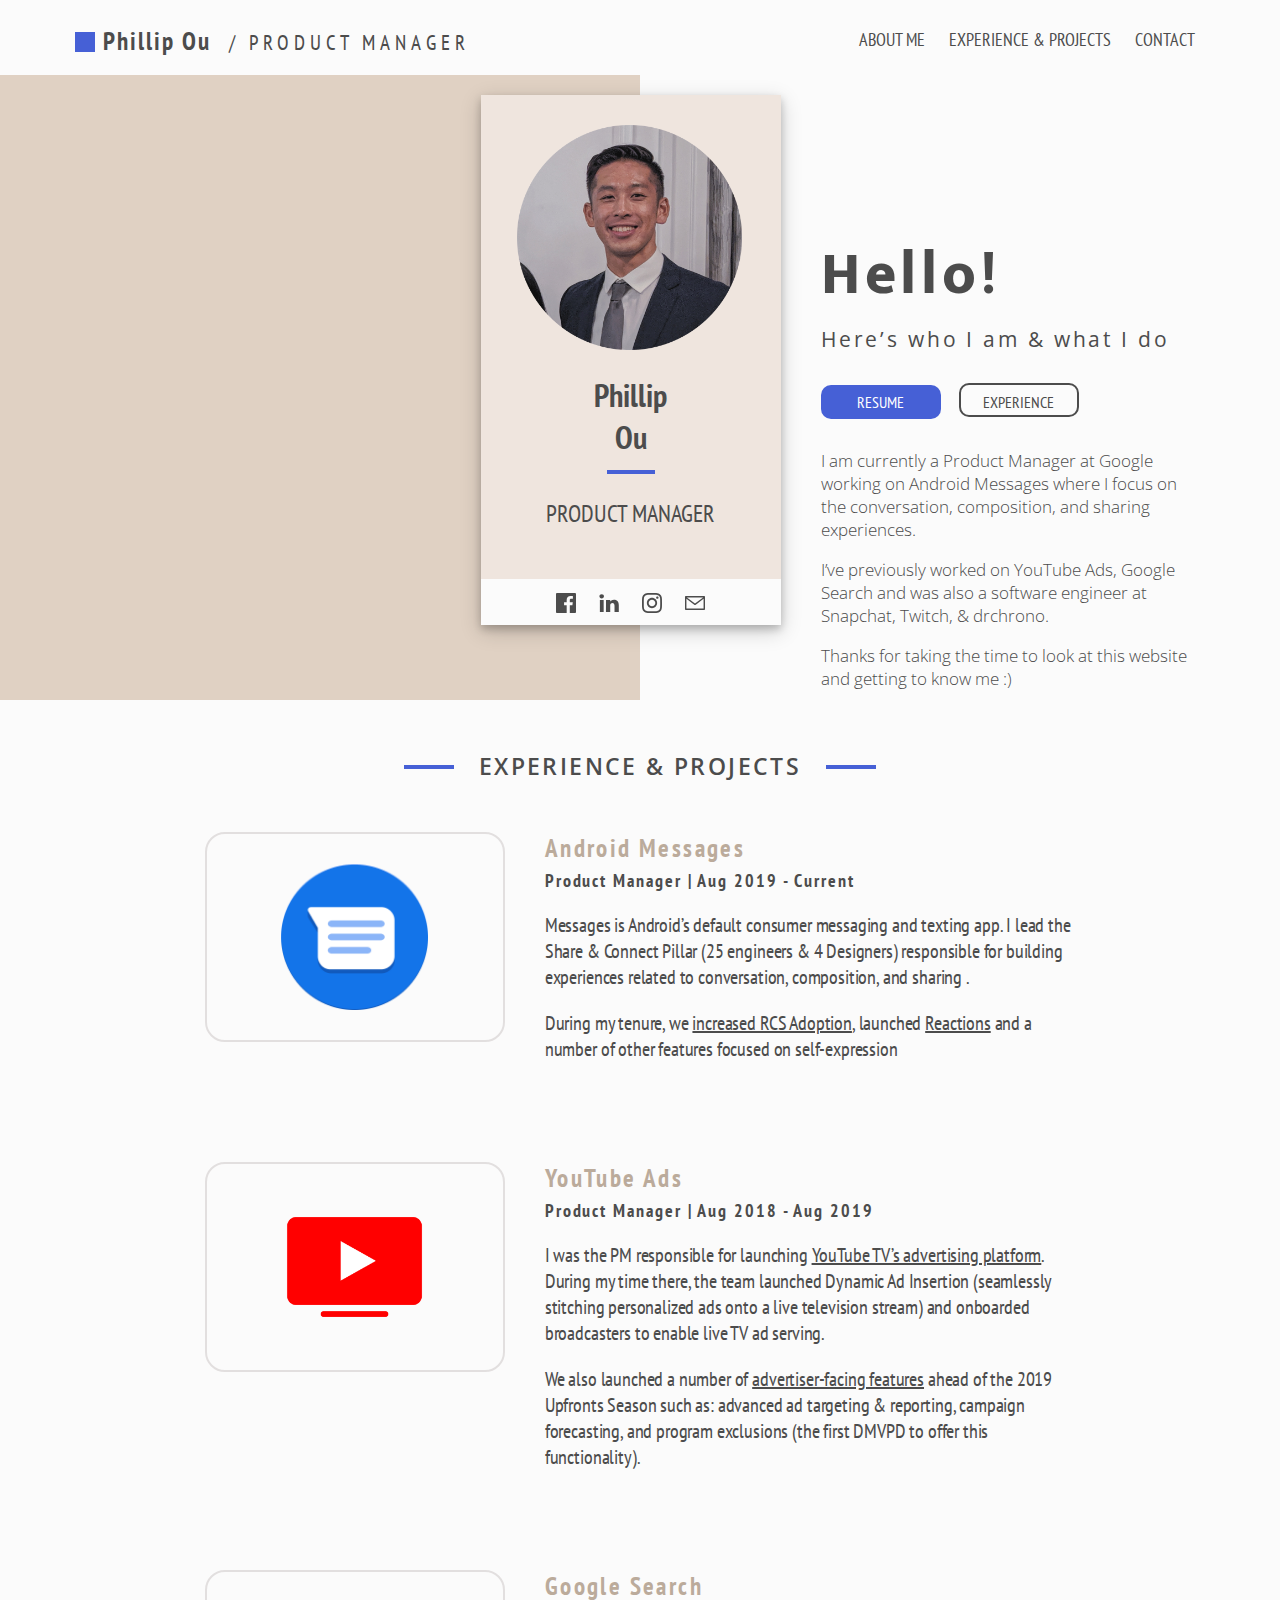
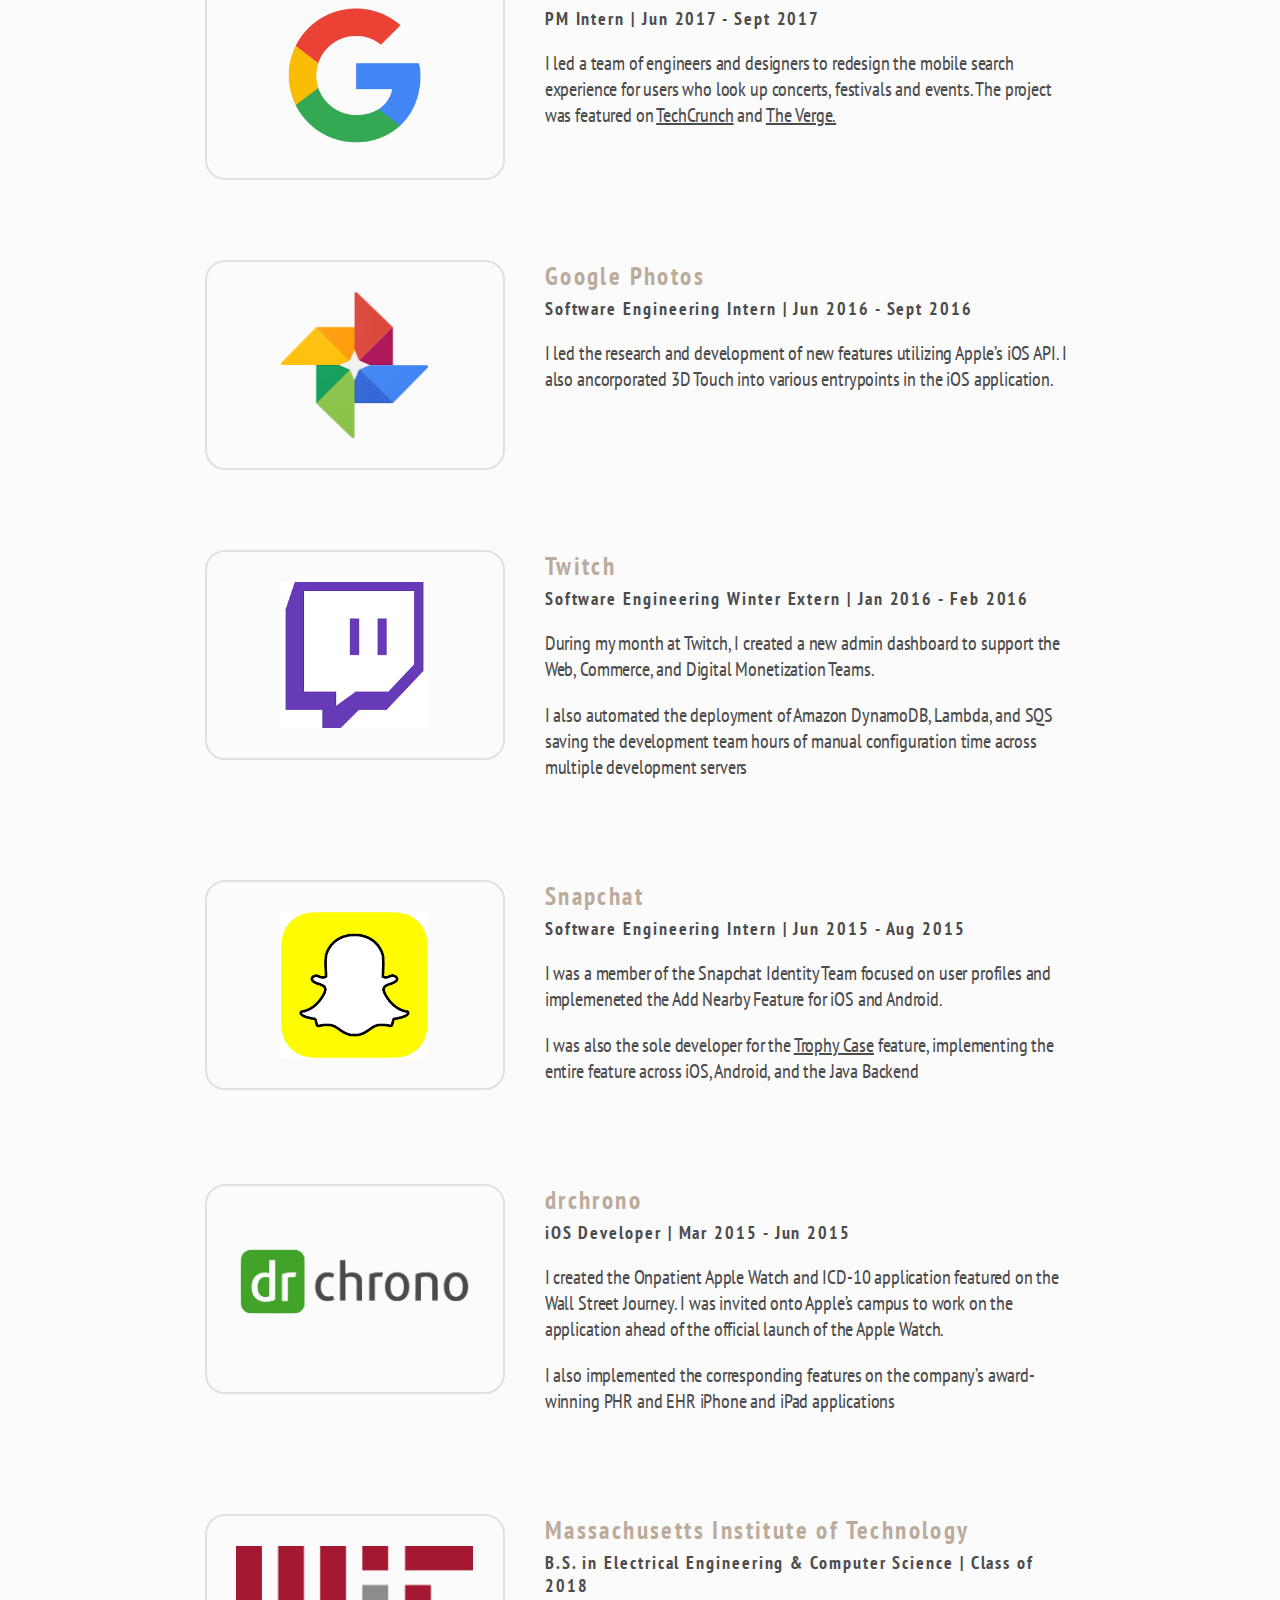
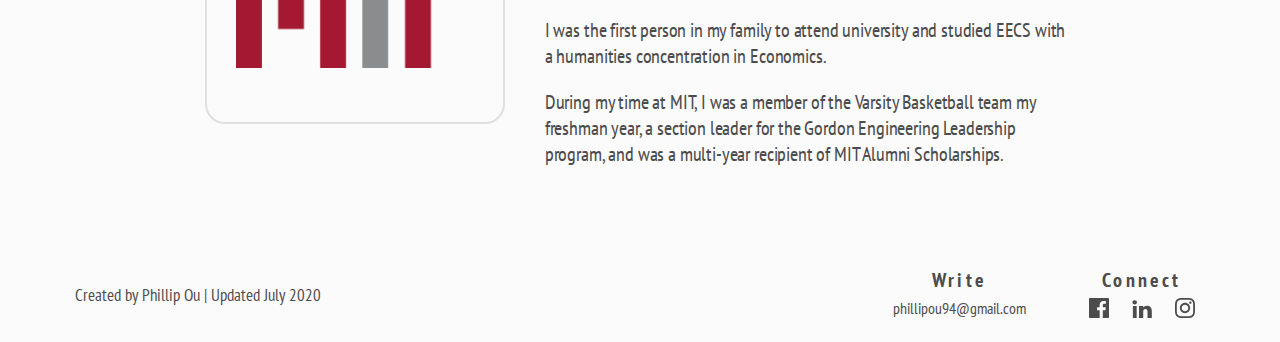
<file: index.html>
<!DOCTYPE html>
<html>

<head>
    <title>Phillip Ou</title>
    <link rel="stylesheet" type="text/css" href="css/main.css">
    <script src="http://ajax.googleapis.com/ajax/libs/jquery/1.11.2/jquery.min.js"></script>
    <script src="javascript/app.js"></script>
    <link rel="icon" type="image/png" href="images/POLogo.jpg">

</head>

<body>
    <!-- HEADER -->
    <div class="main-header">
        <nav>
            <div class="left-nav">
                <div id="square"> </div>
                <p id="name">Phillip Ou</p>
                <p id="product-manager"> / PRODUCT MANAGER</p>
            </div>

            <ul class="right-nav">
                <li><a class="scroll-to-about" href="#">ABOUT ME</a></li>
                <li><a class="scroll-to-experience-and-projects" href="#">EXPERIENCE &amp PROJECTS</a></li>
                <li><a class="scroll-to-contact" href="#">CONTACT</a></li>
            </ul>
        </nav>
    </div>
    <div class="about-me">
        <div id="about-me-background">
            <div id="brown-background"></div>
            <div id="white-background"></div>
        </div>
        <div id="about-me-foreground">
            <div id="foreground-left-column"></div>
            <div id="profile-card">
                <div class="profile-photo-container">
                    <img class="profile-photo" src="photos/ProfilePhoto.png">
                </div>
                <div class="name-container">
                    <h1>Phillip</h1>
                    <h1>Ou</h1>
                </div>
                <div class="line-break"></div>
                <h2 class="subtitle">PRODUCT MANAGER</h2>
                <div class="icon-container">
                    <a target="_blank" rel="noopener noreferrer" href="https://www.facebook.com/phillip.ou/">
                        <img src="icons/Facebook-black.svg" />
                    </a>
                    <a target="_blank" rel="noopener noreferrer" href="https://www.linkedin.com/in/phillipou/">
                        <img src="icons/Linkedin-black.svg" />
                    </a>
                    <a target="_blank" rel="noopener noreferrer" href="https://www.instagram.com/filupoh/?hl=en">
                        <img src="icons/Instagram-black.svg" />
                    </a>
                    <a target="_blank" rel="noopener noreferrer" href="mailto:phillipou94@gmail.com">
                        <img src="icons/mail.svg" />
                    </a>
                </div>
            </div>

            <div id="about-me-info-container">
                <h1>Hello!</h1>
                <h2>Here’s who I am &amp what I do</h2>
                <div id="buttons">
                    <a class="about-me-button" id="resume-button" href="resume/PhillipOuResume(June-2019).pdf">RESUME</a>
                    <a class="about-me-button" id="experience-button" href="#">EXPERIENCE</a>
                </div>
                <div id="about-me-paragraph">
                    <p>I am currently a Product Manager at Google working on Android Messages where I focus on the conversation, composition, and sharing experiences.</p>
                    <p>I’ve previously worked on YouTube Ads, Google Search and was also a software engineer at Snapchat, Twitch, & drchrono.</p>
                    <p>Thanks for taking the time to look at this website and getting to know me :) </p>
                </div>
            </div>
        </div>



    </div>

    <div class="experience-section" id="experience">
        <div id="experience-header">
            <div class="bar"></div>
            <h1>EXPERIENCE &amp PROJECTS</h1>
            <div class="bar"></div>
        </div>

        <!-- Android Messages -->
        <div class="job">
            <div class="job-logo-container">
                <img class="job-logo" src="jobs/messages_logo.png">
            </div>
            <p class="company"> Android Messages</p>
            <p class="job-title"> Product Manager | Aug 2019 - Current</p>
            <div class="job-description">
                <p>Messages is Android’s default consumer messaging and texting app. I lead the Share & Connect Pillar (25 engineers & 4 Designers) responsible for building experiences related to conversation, composition, and sharing .</p>
                <p>During my tenure, we <a target="_blank" rel="noopener noreferrer" href="https://www.theverge.com/2019/11/14/20964477/googles-rcs-chat-android-rollout-us-ccmi-texting-sms">
                    increased RCS Adoption</a>, launched
                    <a target="_blank" rel="noopener noreferrer" href="https://www.theverge.com/2020/5/13/21256975/google-android-messages-rcs-emoji-reactions-test">Reactions</a> and a number of other features focused on self-expression</p>
            </div>
        </div>

        <!-- YouTube Ads -->
        <div class="job">
            <div class="job-logo-container">
                <img class="job-logo" src="jobs/youtube_tv.png">
            </div>
            <p class="company"> YouTube Ads</p>
            <p class="job-title"> Product Manager | Aug 2018 - Aug 2019</p>
            <div class="job-description">
                <p>I was the PM responsible for launching <a href="https://adage.com/article/special-report-newfronts/youtube-selling-ads-live-tv-service/313284"> 
                    YouTube TV’s advertising platform</a>. During my time there, the team launched Dynamic Ad Insertion (seamlessly stitching personalized ads onto a live television stream) and onboarded broadcasters to enable live TV ad serving.</p>
                <p>We also launched a number of <a target="_blank" rel="noopener noreferrer" href="https://ppcexpo.com/blog/youtube-tv-ads">advertiser-facing features</a> ahead of the 2019 Upfronts Season such as: advanced ad targeting & reporting, campaign
                    forecasting, and program exclusions (the first DMVPD to offer this functionality). </p>
            </div>
        </div>

        <!-- Google Search -->
        <div class="job">
            <div class="job-logo-container">
                <img class="job-logo" src="jobs/google_logo.png">
            </div>
            <p class="company"> Google Search</p>
            <p class="job-title"> PM Intern | Jun 2017 - Sept 2017</p>
            <div class="job-description">
                <p>I led a team of engineers and designers to redesign the mobile search experience for users who look up concerts, festivals and events. The project was featured on <a target="_blank" rel="noopener noreferrer" href="https://techcrunch.com/2018/07/26/google-revamps-local-events-search-to-include-personalized-suggestions/">TechCrunch</a>                    and <a target="_blank" rel="noopener noreferrer" href="https://www.theverge.com/2018/7/26/17617522/google-search-events-recommendations-interest-based">The Verge.</a></p>
            </div>
        </div>

        <!-- Google Photos -->
        <div class="job">
            <div class="job-logo-container">
                <img class="job-logo" src="jobs/google_photos_logo.png">
            </div>
            <p class="company"> Google Photos</p>
            <p class="job-title"> Software Engineering Intern | Jun 2016 - Sept 2016</p>
            <div class="job-description">
                <p>I led the research and development of new features utilizing Apple’s iOS API. I also ancorporated 3D Touch into various entrypoints in the iOS application.</p>
            </div>
        </div>

        <!-- Twitch -->
        <div class="job">
            <div class="job-logo-container">
                <img class="job-logo" src="jobs/twitch_logo.png">
            </div>
            <p class="company"> Twitch </p>
            <p class="job-title"> Software Engineering Winter Extern | Jan 2016 - Feb 2016</p>
            <div class="job-description">
                <p>During my month at Twitch, I created a new admin dashboard to support the Web, Commerce, and Digital Monetization Teams. </p>
                <p>I also automated the deployment of Amazon DynamoDB, Lambda, and SQS saving the development team hours of manual configuration time across multiple development servers</p>
            </div>
        </div>

        <!-- Snapchat -->
        <div class="job">
            <div class="job-logo-container">
                <img class="job-logo" src="jobs/snapchat_logo.jpg">
            </div>
            <p class="company"> Snapchat </p>
            <p class="job-title"> Software Engineering Intern | Jun 2015 - Aug 2015</p>
            <div class="job-description">
                <p>I was a member of the Snapchat Identity Team focused on user profiles and implemeneted the Add Nearby Feature for iOS and Android. </p>
                <p>I was also the sole developer for the <a target="_blank" rel="noopener noreferrer" href="https://www.theverge.com/2018/7/26/17617522/google-search-events-recommendations-interest-based"> Trophy Case</a> feature, implementing the entire
                    feature across iOS, Android, and the Java Backend </p>
            </div>
        </div>

        <!-- drchrono -->
        <div class="job">
            <div class="job-logo-container">
                <img class="job-logo" src="jobs/drchrono_logo.png">
            </div>
            <p class="company"> drchrono </p>
            <p class="job-title"> iOS Developer | Mar 2015 - Jun 2015</p>
            <div class="job-description">
                <p>I created the Onpatient Apple Watch and ICD-10 application featured on the Wall Street Journey. I was invited onto Apple’s campus to work on the application ahead of the official launch of the Apple Watch.</p>
                <p>I also implemented the corresponding features on the company’s award-winning PHR and EHR iPhone and iPad applications </p>
            </div>
        </div>

        <!-- MIT -->
        <div class="job">
            <div class="job-logo-container">
                <img class="job-logo" src="jobs/mit_logo.png">
            </div>
            <p class="company"> Massachusetts Institute of Technology </p>
            <p class="job-title"> B.S. in Electrical Engineering & Computer Science | Class of 2018</p>
            <div class="job-description">
                <p>I was the first person in my family to attend university and studied EECS with a humanities concentration in Economics. </p>
                <p>During my time at MIT, I was a member of the Varsity Basketball team my freshman year, a section leader for the Gordon Engineering Leadership program, and was a multi-year recipient of MIT Alumni Scholarships.
                </p>
            </div>
        </div>

    </div>

    <div class="footer">
        <div class="copyright">
            <p>Created by Phillip Ou | Updated July 2020</p>
        </div>
        <div class="right-footer">
            <div class="footer-section">
                <h1>Write</h1>
                <p>phillipou94@gmail.com</p>
            </div>
            <div class="footer-section">
                <h1>Connect</h1>
                <div class="social-icons">
                    <a target="_blank" rel="noopener noreferrer" href="https://www.facebook.com/phillip.ou/">
                        <img src="icons/Facebook-black.svg" />
                    </a>
                    <a target="_blank" rel="noopener noreferrer" href="https://www.linkedin.com/in/phillipou/">
                        <img src="icons/Linkedin-black.svg" />
                    </a>
                    <a target="_blank" rel="noopener noreferrer" href="https://www.instagram.com/filupoh/?hl=en">
                        <img src="icons/Instagram-black.svg" />
                    </a>
                </div>
            </div>
        </div>

    </div>




</body>

</html>
</file>
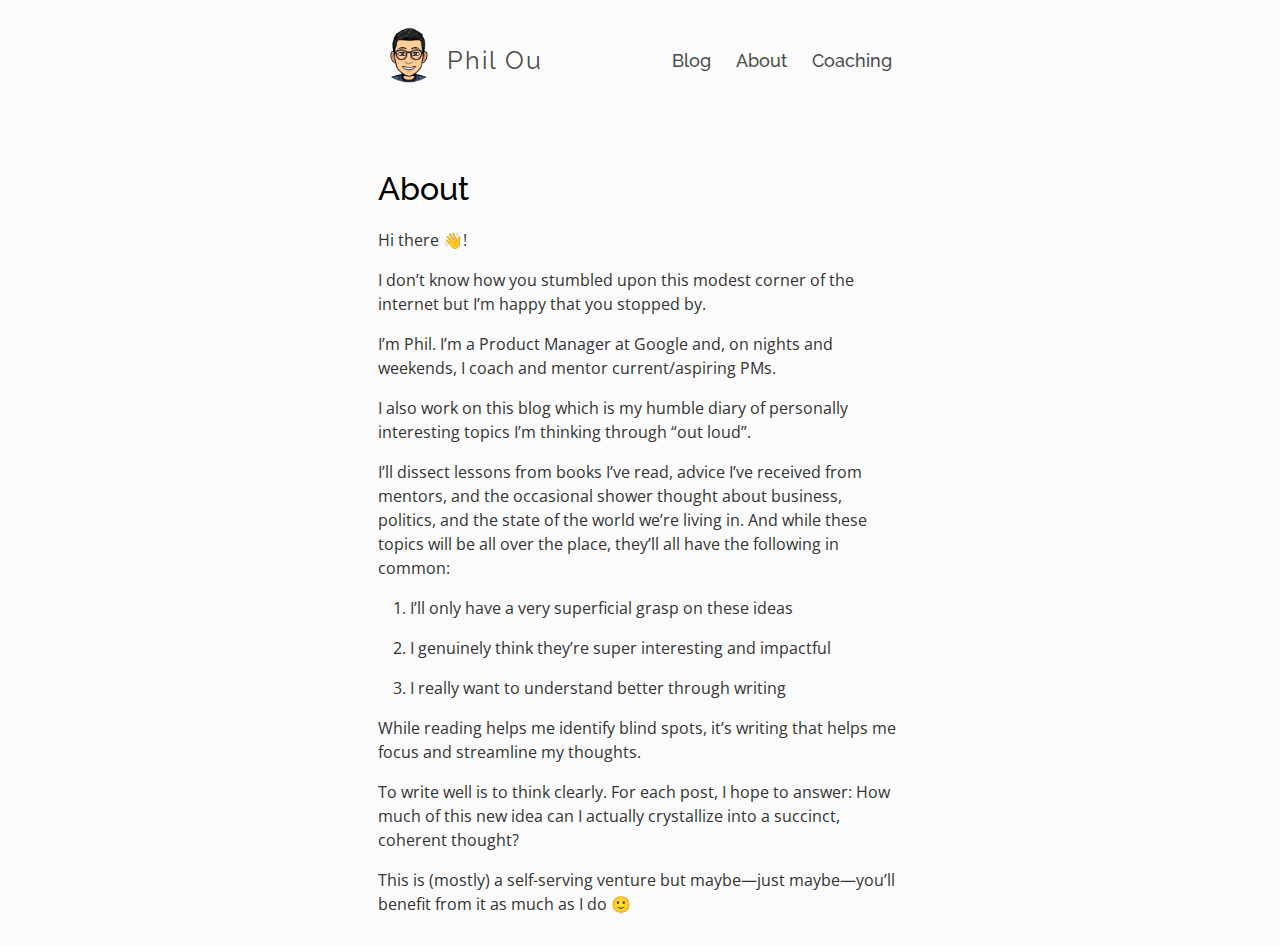
<file: about.html>
<!DOCTYPE html>
<html>

<head>
    <title>Phillip Ou</title>
    <link rel="stylesheet" type="text/css" href="./css/blog.css">
    <link rel="stylesheet" href="./css/markdown.css">
    <link rel="icon" href="./icons/phil_favicon.ico">

    <script src="http://ajax.googleapis.com/ajax/libs/jquery/1.11.2/jquery.min.js"></script>
    <script src="javascript/app.js"></script>
</head>
<!-- nav -->
<div class="main-header">
    <nav>
        <div class="left-nav">
            <a href="./home.html">
                <img id="avatar" src="./photos/phil_avatar.png">
                <p id="name">Phil Ou</p>
            </a>
        </div>

        <ul class="right-nav">
            <li><a href="./home.html">Blog</a></li>
            <li><a href="./about.html">About</a></li>
            <li><a href="./coaching.html">Coaching</a></li>
        </ul>
    </nav>
</div>
<div class = "page">
    <h1 class = "page-title">About</h1>
    <!-- markdown body-->
    <div class="markdown-body">

        <p>Hi there 👋!</p>
        <p>I don’t know how you stumbled upon this modest corner of the internet but I’m happy that you stopped by.</p>
        <p>I’m Phil. I’m a Product Manager at Google and, on nights and weekends, I coach and mentor current/aspiring PMs.</p>
        <p>I also work on this blog which is my humble diary of personally interesting topics I’m thinking through “out loud”.</p>
        <p>I’ll dissect lessons from books I’ve read, advice I’ve received from mentors, and the occasional shower thought about business, politics, and the state of the world we’re living in. And while these topics will be all over the place, they’ll all have the following in common:</p>
        <ol>
        <li>
        <p>I’ll only have a very superficial grasp on these ideas</p>
        </li>
        <li>
        <p>I genuinely think they’re super interesting and impactful</p>
        </li>
        <li>
        <p>I really want to understand better through writing</p>
        </li>
        </ol>
        <p>While reading helps me identify blind spots, it’s writing that helps me focus and streamline my thoughts.</p>
        <p>To write well is to think clearly. For each post, I hope to answer: How much of this new idea can I actually crystallize into a succinct, coherent thought?</p>
        <p>This is (mostly) a self-serving venture but maybe—just maybe—you’ll benefit from it as much as I do 🙂</p>    


    </div>


</div>



</html>
</file>
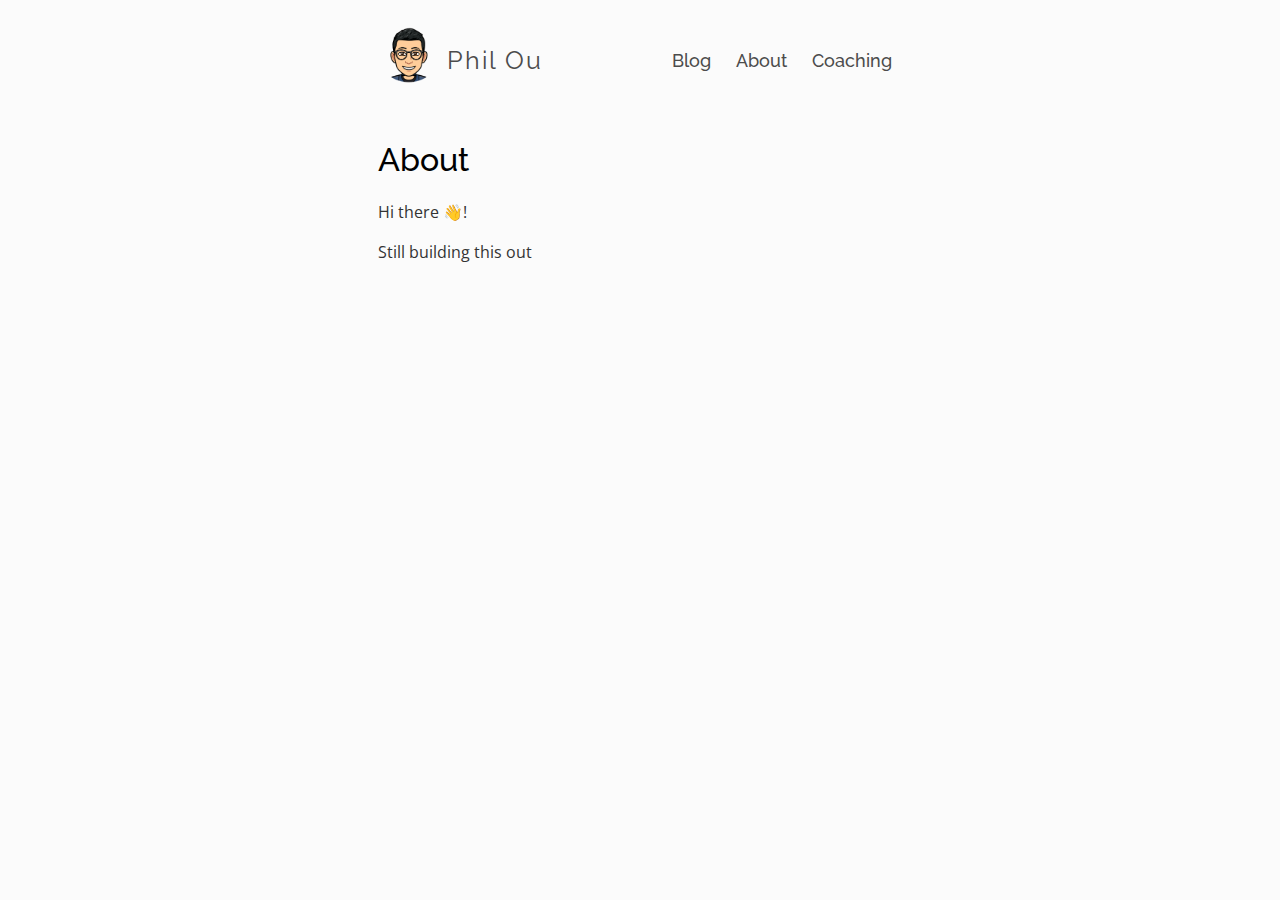
<file: coaching.html>
<!DOCTYPE html>
<html>

<head>
    <title>Phillip Ou</title>
    <link rel="stylesheet" type="text/css" href="./css/blog.css">
    <link rel="stylesheet" href="./css/markdown.css">
    <link rel="icon" href="./icons/phil_favicon.ico">
    <script src="http://ajax.googleapis.com/ajax/libs/jquery/1.11.2/jquery.min.js"></script>
    <script src="javascript/app.js"></script>
</head>
<!-- nav -->
<div class="main-header">
    <nav>
        <div class="left-nav">
            <a href="./home.html">
                <img id="avatar" src="./photos/phil_avatar.png">
                <p id="name">Phil Ou</p>
            </a>
        </div>

        <ul class="right-nav">
            <li><a href="./home.html">Blog</a></li>
            <li><a href="./about.html">About</a></li>
            <li><a href="./coaching.html">Coaching</a></li>
        </ul>
    </nav>
</div>
<h1 class = "page-title">About</h1>
<!-- markdown body-->
<div class="markdown-body">

    <p>Hi there 👋!</p>
    <p>Still building this out</p> 


</div>


</html>
</file>
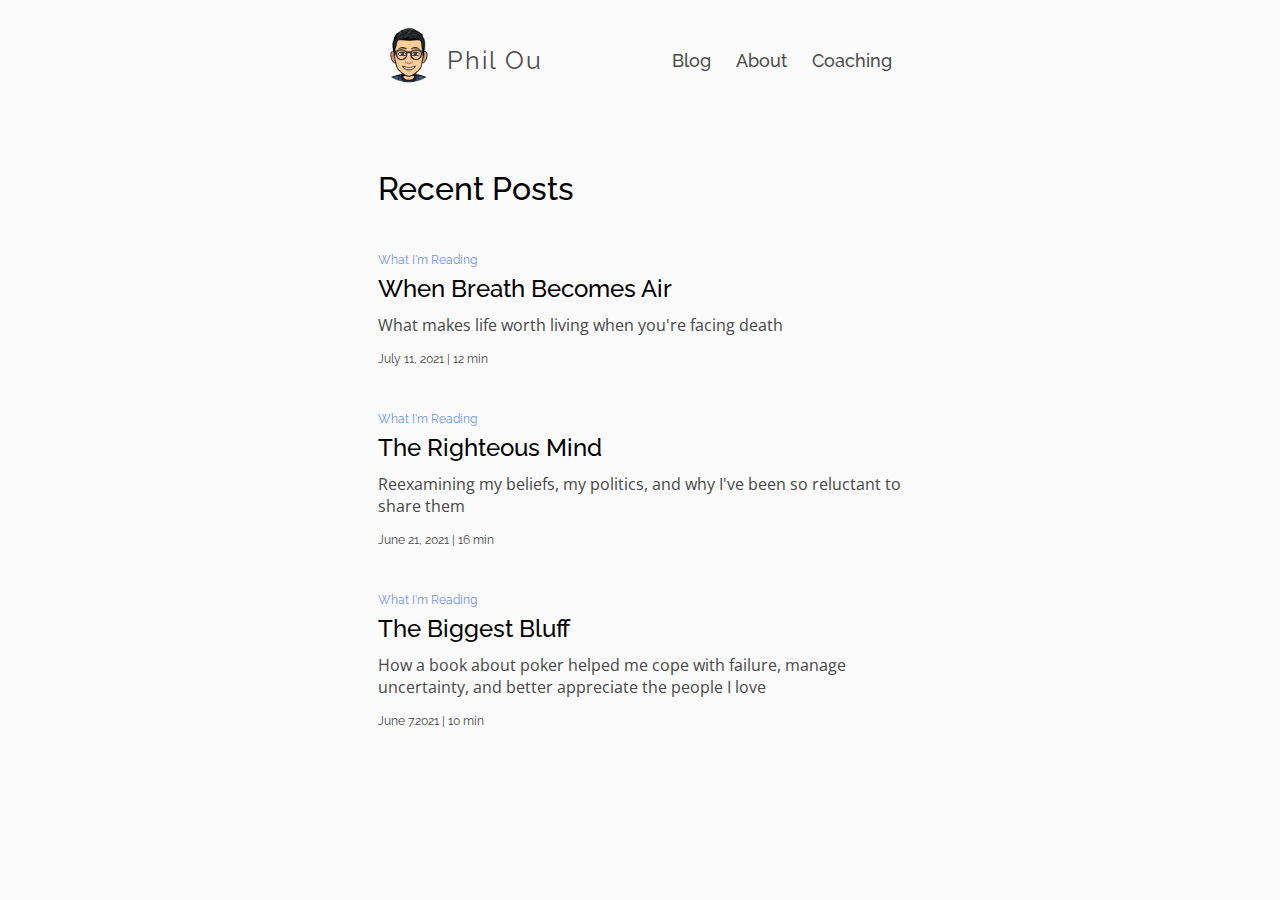
<file: home.html>
<!DOCTYPE html>
<html>

<head>
    <title>Phil Ou</title>
    <link rel="stylesheet" type="text/css" href="css/blog.css">
    <link rel="icon" href="./icons/phil_favicon.ico">
    <script src="http://ajax.googleapis.com/ajax/libs/jquery/1.11.2/jquery.min.js"></script>
    <script src="javascript/app.js"></script>
</head>

<body>
    <!-- HEADER -->
    <div class="main-header">
        <nav>
            <div class="left-nav">
                <a href="./home.html">
                    <img id="avatar" src="photos/phil_avatar.png">
                    <p id="name">Phil Ou</p>
                </a>
            </div>

            <ul class="right-nav">
                <li><a href="./home.html">Blog</a></li>
                <li><a href="./about.html">About</a></li>
                <li><a href="./coaching.html">Coaching</a></li>
            </ul>
        </nav>
    </div>
    <div class = "page">
        
        <h1 class = "page-title">Recent Posts</h1>
        
        <div class = "post-preview">
            <a class = "category" href=#> What I'm Reading</a>
            <div class="tap-target">
                <a href="./posts/02-when-breath-becomes-air.html">
                    <h1 class = "title">When Breath Becomes Air</h1>
                    <p class = "excerpt">What makes life worth living when you're facing death</p>
                </a>
            </div>
            <div class = "metadata"> 
                <p>July 11, 2021 | 12 min</p> 
            </div>
        </div>

        <div class = "post-preview">
            <a class = "category" href=#> What I'm Reading</a>
            <div class="tap-target">
                <a href="./posts/01-the-righteous-mind.html" class = "tap-target">
                    <h1 class = "title">The Righteous Mind</h1>
                    <p class = "excerpt">Reexamining my beliefs, my politics, and why I've been so reluctant to share them</p>
                </a>
            </div>
            <div class = "metadata"> 
                <p>June 21, 2021 | 16 min</p> 
            </div>
        </div>

        <div class = "post-preview">
            <a class = "category" href=#> What I'm Reading</a>
            <div class="tap-target">
                <a href="./posts/00-the-biggest-bluff.html">
                    <h1 class = "title">The Biggest Bluff</h1>
                    <p class = "excerpt">How a book about poker helped me cope with failure, manage uncertainty, and better appreciate the people I love</p>
                </a>
            </div>
            <div class = "metadata"> 
                <p>June 7.2021 | 10 min </p>  
            </div>
        </div>





    </div>
    

    



</body>

</html>
</file>
<file: css/main.css>
/*********************************
GLOBAL
*********************************/
        /* orange: #ff3d2b;*/
        
@import url('https://fonts.googleapis.com/css2?family=PT+Sans+Narrow:wght@400;700&display=swap');
@import url('https://fonts.googleapis.com/css2?family=Open+Sans:wght@300;400;600;700&display=swap');
@import url('https://fonts.googleapis.com/css2?family=Mukta+Mahee:wght@800&display=swap');
* {
    box-sizing: border-box;
    -moz-box-sizing: border-box;
    -webkit-box-sizing: border-box;
}

html,
body {
    margin: 0;
    padding: 0;
    font-family: 'PT Sans Narrow', sans-serif;
    background: #FBFBFB;
    color: #4C4C4C;
        }
/*********************************
NAVIGATION BAR
*********************************/
        
nav {
    position: absolute;
    top: 0px;
    float: top;
    max-width: 100%;
    width: 100%;
    height: 75px;
    background: #FBFBFB;
    display:flex;
    justify-content: space-between;
}

nav .left-nav {
    list-style: none;
    float: left;
    display: block;
    height: 100%;
    margin-left:75px;
}

#square {
    display:inline-block;
    height: 20px;
    width: 20px;
    vertical-align: -2px;
    background:#4660D6;
}


#name {
    display: inline-block;
    padding-left: 5px;
    font-weight: 700;
    letter-spacing: 2px;
    font-size: 25px;
    color: #4C4C4C;
}

#product-manager {
    display:inline-block;
    padding-left: 15px;
    font-weight: 400;
    letter-spacing: 5px;
    font-size: 21px;
}

nav .right-nav {
    display:inline-block;
    list-style: none;
    font-size: 18px;
    padding-right: 75px;
    padding-top: 10px;
}

nav .right-nav li {
    display: inline-block;
}

nav .right-nav a,
nav .right-nav a:visited {
    color: #4C4C4C;
    padding: 0px 10px;
    text-align: right;
    text-decoration: none;
    font-family: 'PT Sans Narrow', sans-serif;
    font-weight: 500;
}

nav .right-nav a:hover {
    font-weight: 00;
    color: #4660D6;
}
        

        /*********************************
ABOUT ME
*********************************/
.about-me {
    width:100%;
    height:700px;
}
#about-me-background {
    width:100%;
    height:100%;
    margin:0;
    
}

#brown-background {
    margin:0;
    float:left;
    height:100%;
    width:50%;
    background:#E0D1C3;
}

#white-background {
    margin:0;
    float:right;
    height:100%;
    width:50%;
}

#about-me-foreground {
    width:100%;
    position:relative;
    background:clear;
    top:-625px;
    display: flex;
    justify-content: center;

   
}

#foreground-left-column {
    width:40%;
    /* height:100%; */
    display:inline-block;
}

#profile-card {
    min-width:300px;
    width:20%;
    max-width:375px;
    margin-top:20px;
    text-align: center;
    background:#EFE5DE;
    box-shadow: 0 4px 8px 0 rgba(0, 0, 0, 0.2), 0 6px 20px 0 rgba(0, 0, 0, 0.19);
}

.profile-photo-container {
    width:75%;
    margin-left:12%;
    margin-right:12%;
    border-radius: 50%;
    margin-top:30px;
}

.profile-photo-container img{
    width:100%;
    max-width: 100%;
    max-height:50%;
}

.name-container {
    margin-top:20px;
    width:100%;
}
.name-container h1{ 
    margin:0;
    text-align: center;
}

.line-break {
    height: 4px;
    width:16%;
    background:#4660D6;
    display:inline-block;
    text-align:center;
}

#profile-card h2 {
    text-align:center;
    font-weight:300;
    color:#4C4C4C;
}

#profile-card .icon-container {
    width:100%;
    margin-top:50px;
    background: #FBFBFB;
    padding: 12px 0;
}

#profile-card .icon-container a{
    text-decoration: none;
    display:inline-block;
}

#profile-card .icon-container img{
    max-width: 20px;
    max-height: 20px;
    margin:0px 10px;
    vertical-align: middle;
    
}
#about-me-info-container {
    margin-top:150px;
    max-width:39%;
    padding-left:40px;
    display:inline-block;
    vertical-align: top;
}

#about-me-info-container h1 {
    margin: 0;
    font-family: 'Mukta Mahee', sans-serif;
    font-weight:800;
    font-size: 60px;
    letter-spacing: .30rem;
}

#about-me-info-container h2 {
    margin: 0;
    font-family: 'Open Sans', sans-serif;
    font-weight: 400;
    font-size:21px;
    letter-spacing: .18rem;
}

/* #about-me-paragraph {
    background:red;
} */

#buttons {
    margin-top:30px;
    
}
#buttons a,
#buttons a:visited {
    text-decoration: none;
    display:inline-block;
    width:120px;
    text-align:center;
    vertical-align: center;
    height:34px;
    padding-top: 7px;
    border-radius: 10px;
    margin-right:15px;
}

.about-me-button:hover {
    transform: scale(1.05);

}

#resume-button {
    background: #4660D6;
    color:white;
}


#experience-button {
    border-color:#4C4C4C;
    border-style:solid;
    border-width: 2px;
    color:#4C4C4C
}

#about-me-paragraph {
    margin-top: 30px;
    height:100px;
    margin-right:75px;
}

#about-me-paragraph p {
    font-family: 'Open Sans', sans-serif;
    font-weight: 300;
    font-size:17px;
}
       

/*********************************
EXPERIENCE & PROJECTS
*********************************/


.experience-section {
    width:100%;
    margin-top:50px;
}

#experience-header {
    width:100%;
    text-align:center;
    margin-bottom:50px;
    display: flex;
    justify-content: center;
}

.bar {
    height: 4px;
    width:50px;
    background:#4660D6;
    margin-top:15px;
}

#experience-header h1{ 
    display:inline-block;
    margin:0 25px;
    font-family: 'Open Sans', sans-serif;
    font-weight: 600;
    font-size: 23px;
    letter-spacing: .15rem;
}

        
        
.job {
    margin-left: 16%;
    margin-right:16%;
    display: inline-block;
    margin-bottom: 80px;
}
.job-logo-container {
    width: 300px;
    height: 210px;
    float: left;
    border-width: 2px;
    border-color: #E2DFDF;
    border-style: solid;
    border-radius: 20px;
    margin-right: 40px;
    
    
}
.job-logo {
    width:auto;
    height:auto;
    max-width: 296px;
    max-height: 206px;
    padding:10%;
    margin-left:auto;
    margin-right:auto;
    display:block;
}

.company {
    text-align: left;
    padding-left: 250px;
    font-weight: 700;
    font-size: 25px;
    color:#BBAB9B;
    margin:0;
    letter-spacing: .15rem;
}

.job-title {
    margin:0;
    margin-top:5px;
    letter-spacing: .12rem;
    font-weight: 600;
    font-size: 18px;
}

.job-description p{
   padding-left:340px;
    font-weight: 300;
    font-size: 20px;
    letter-spacing:-0.01rem;
}

.job-description a,
.job-description a:visited {
    color: #4C4C4C;
    text-decoration: underline;


}

.job-description a:hover {
    font-weight: 300;
    color: #4660D6;
}
    
       
        /*********************************
FOOTER
*********************************/

.footer {
    width: 100%;
    padding-left: 75px;
    padding-right: 75px;
    height:75px;
    display:flex;
    justify-content: space-between;
}

.copyright {
    float:left;
}
.copyright p{
    float:left;
    font-weight: 300;
    font-size:17px;
}

.footer-section {
    display:inline-block;
    margin-left:50px;
    vertical-align:top;
}

.footer-section h1 {
    font-weight: 600;
    font-size:20px;
    margin:0;
    margin-bottom:5px;
    text-align: center;
    letter-spacing: .2rem;
}

.footer-section p {
    font-weight: 300;
    font-size:16px;
    margin:0;
    text-align: center;
}

.social-icons {
    vertical-align: bottom;
}
.social-icons a{
    text-decoration: none;
}

.footer-section .social-icons img{
    max-width: 20px;
    max-height: 20px;
    margin:0px 10px;
    
}



@media screen and (max-width:1000px) {
    nav {
        display: flex;
        justify-content: center;
    }
     nav .left-nav {
        list-style: none;
        float: center;
        display: block;
        height: 100%;
    }

    nav .right-nav {
        display:none;
    } 

    #about-me-info-container {
        display:none;
    }

    #brown-background {
        width:0%
    }

    #foreground-left-column {
        display:none;
    }

    #about-me-foreground {
        background: #E0D1C3;
        margin: 0 auto;
    
    }
    #profile-card {
        margin-top:10px;
        margin-bottom:10px;
        float:center;
    }

    .job {
        display: flex;
        flex-direction: column;
        align-items:center;
    }
    
    .job-logo-container {
        margin:0;
        margin-bottom:20px;
         
    }
    
    .company {
        
        text-align: center;
        padding-left:0;
        margin:0;

    }

    .job-title {
        padding-left:0;
        text-align:center;
    }
    
    .job-description p{
       text-align:center;
       padding-left:0;
    }


    
    .footer {
        flex-direction: column;
        align-items:center;
        border-top: 1px solid #4C4C4C;
    }

    .copyright {
        text-align:center;
    }

    .footer-section {
        display:none;
    }
    
    
}
</file>
<file: css/blog.css>
/*********************************
GLOBAL
*********************************/
@import url('https://fonts.googleapis.com/css2?family=Open+Sans:ital,wght@0,300;0,400;1,300&family=Raleway:wght@100;500&display=swap');

/*
font-family: 'Open Sans', serif;
font-family: 'Raleway', sans-serif;
*/

* {
      box-sizing: border-box;
      -moz-box-sizing: border-box;
      -webkit-box-sizing: border-box;
  }
  
  html,
  body {
      margin: 0;
      padding: 0;
      font-family: 'Open Sans', serif;
      background: #FBFBFB;
      color: #474747;
      margin-left:18%;
      margin-right:18%;
  }

/*********************************
NAVIGATION BAR
*********************************/
        
nav {
  top: 0px;
  float: top;
  max-width: 100%;
  width: 100%;
  padding-top: 20px;
  padding-bottom: 20px;
  background: #FBFBFB;
  display:flex;
  justify-content: space-between;
}

nav a {
  text-decoration: none;
}

nav .left-nav {
  list-style: none;
  float: left;
  display: block;
  height: 100%;
}

#avatar {
  display:inline-block;
  height: 60px;
  width: 60px;
  vertical-align: -15px;
}


#name {
  display: inline-block;
  padding-left: 5px;
  letter-spacing: 2px;
  font-size: 25px;
  color: #4C4C4C;
  font-family: 'Raleway', sans-serif;
  
}


nav .right-nav {
  display:inline-block;
  list-style: none;
  font-size: 18px;
  padding-top: 10px;
  padding-left:0;
}

nav .right-nav li {
  display: inline-block;
}

nav .right-nav a,
nav .right-nav a:visited {
  color: #4C4C4C;
  padding: 0px 10px;
  text-align: right;
  text-decoration: none;
  font-family: 'Raleway', sans-serif;
  font-weight:500;
}

nav .right-nav a:hover {
  color: black;
}

/******
PAGE 
*****/
.page {
  margin-top: 50px;
}

.page-title {
  font-family: 'Raleway', sans-serif;
  font-size:32x;
  font-weight:500;
  color:black;
}

/***
POST PREVIEW
***/

.post-preview {
  margin-top:40px;

}

.post-preview .tap-target{
  margin-bottom:0;
}

.post-preview .tap-target a, 
.post-preview .tap-target a:visited {
  color: #474747;
  text-decoration: none;
}

.post-preview .title {
  color: black;
  font-family: 'Raleway', sans-serif;
  font-weight:500;
  font-size:24px;
  margin-top:5px;
}

.post-preview .title:hover {
  color: #6F92ED;
}


.post-preview .category,
.post-preview .category:visited {
  font-size:0.75em;
  font-family: 'Raleway', sans-serif;
  color:#6F92ED;
  text-decoration: none;
}


.post-preview  .category:hover {
  text-decoration: underline;
}

.post-preview .metadata{
  font-size:0.75em;
  font-family: 'Raleway', sans-serif;
}

.post-preview .excerpt {
  margin-top:-5px;
  font-size:16px;
}


/***
SUBSCRIBE FOOTER
***/ 

.subscribe-footer{
  margin:50px 0;
  
}

.subscribe-button {
  text-align: center;
  width:150px;
  padding: 8px;
  border: 2px solid;
  border-color: #6F92ED;
  background-color: white;
}
.subscribe-button a, active {
  text-decoration: none;
  color: #6F92ED;
  font-family: 'Raleway', sans-serif;
}
.subscribe-button a:hover {
  text-decoration: none;
  color: white;
}
.subscribe-button:hover {
  background-color:#6F92ED;
}




/* 
  ##Device = Desktops
  ##Screen = 1281px to higher resolution desktops
*/

@media (min-width: 1281px) {
  
    /* CSS */
  /* 
    ##Device = Laptops, Desktops
    ##Screen = B/w 1025px to 1280px
  */
}
  @media (min-width: 1025px) and (max-width: 1280px) {
    
    /* CSS */

  }
  
  /* 
    ##Device = Tablets, Ipads (portrait)
    ##Screen = B/w 768px to 1024px
  */
  
  @media (min-width: 768px) and (max-width: 1024px) {
    
    /* CSS */
    html,
    body {
        margin-left:20px;
        margin-right:20px;
    }

    
  }
  
  /* 
    ##Device = Tablets, Ipads (landscape)
    ##Screen = B/w 768px to 1024px
  */
  
  @media (min-width: 768px) and (max-width: 1024px) and (orientation: landscape) {
    
    /* CSS */
    html,
    body {
        margin-left:20px;
        margin-right:20px;
    }
    
  }
  
  /* 
    ##Device = Low Resolution Tablets, Mobiles (Landscape)
    ##Screen = B/w 481px to 767px
  */
  
  @media (min-width: 481px) and (max-width: 767px) {
    
    /* CSS */
    html,
    body {
        margin-left:20px;
        margin-right:20px;
    }
    
  }
  
  /* 
    ##Device = Most of the Smartphones Mobiles (Portrait)
    ##Screen = B/w 320px to 479px
  */
  
  @media (min-width: 320px) and (max-width: 480px) {
    
    /* CSS */
    html,
    body {
        margin-left:20px;
        margin-right:20px;
    }
    
  }
</file>
<file: css/markdown.css>
.blog-title{
    font-size:36px;
    font-family: 'Raleway', sans-serif;
    color:black;
    margin-top:-10px;
}


.blog-post-header .metadata {
    margin-top:-15px;
    margin-bottom:20px;
  }
  
  .blog-post-header .category {
    color:#6F92ED;
    text-decoration: none;
  }
  
  
  .blog-post-header .category:hover {
    text-decoration: underline;
  }



@media (prefers-color-scheme: dark) {
  .markdown-body {
    color-scheme: dark;
    --color-prettylights-syntax-comment: #8b949e;
    --color-prettylights-syntax-constant: #79c0ff;
    --color-prettylights-syntax-entity: #d2a8ff;
    --color-prettylights-syntax-storage-modifier-import: #c9d1d9;
    --color-prettylights-syntax-entity-tag: #7ee787;
    --color-prettylights-syntax-keyword: #ff7b72;
    --color-prettylights-syntax-string: #a5d6ff;
    --color-prettylights-syntax-variable: #ffa657;
    --color-prettylights-syntax-brackethighlighter-unmatched: #f85149;
    --color-prettylights-syntax-invalid-illegal-text: #f0f6fc;
    --color-prettylights-syntax-invalid-illegal-bg: #8e1519;
    --color-prettylights-syntax-carriage-return-text: #f0f6fc;
    --color-prettylights-syntax-carriage-return-bg: #b62324;
    --color-prettylights-syntax-string-regexp: #7ee787;
    --color-prettylights-syntax-markup-list: #f2cc60;
    --color-prettylights-syntax-markup-heading: #1f6feb;
    --color-prettylights-syntax-markup-italic: #c9d1d9;
    --color-prettylights-syntax-markup-bold: #c9d1d9;
    --color-prettylights-syntax-markup-deleted-text: #ffdcd7;
    --color-prettylights-syntax-markup-deleted-bg: #67060c;
    --color-prettylights-syntax-markup-inserted-text: #aff5b4;
    --color-prettylights-syntax-markup-inserted-bg: #033a16;
    --color-prettylights-syntax-markup-changed-text: #ffdfb6;
    --color-prettylights-syntax-markup-changed-bg: #5a1e02;
    --color-prettylights-syntax-markup-ignored-text: #c9d1d9;
    --color-prettylights-syntax-markup-ignored-bg: #1158c7;
    --color-prettylights-syntax-meta-diff-range: #d2a8ff;
    --color-prettylights-syntax-brackethighlighter-angle: #8b949e;
    --color-prettylights-syntax-sublimelinter-gutter-mark: #484f58;
    --color-prettylights-syntax-constant-other-reference-link: #a5d6ff;
    --color-fg-default: #c9d1d9;
    --color-fg-muted: #8b949e;
    --color-fg-subtle: #484f58;
    --color-canvas-default: #0d1117;
    --color-canvas-subtle: #161b22;
    --color-border-default: #30363d;
    --color-border-muted: #21262d;
    --color-neutral-muted: rgba(110,118,129,0.4);
    --color-accent-fg: #58a6ff;
    --color-accent-emphasis: #1f6feb;
    --color-attention-subtle: rgba(187,128,9,0.15);
    --color-danger-fg: #f85149;
  }
}

@media (prefers-color-scheme: light) {
  .markdown-body {
    color-scheme: light;
    --color-prettylights-syntax-comment: #6e7781;
    --color-prettylights-syntax-constant: #0550ae;
    --color-prettylights-syntax-entity: #8250df;
    --color-prettylights-syntax-storage-modifier-import: #24292f;
    --color-prettylights-syntax-entity-tag: #116329;
    --color-prettylights-syntax-keyword: #cf222e;
    --color-prettylights-syntax-string: #0a3069;
    --color-prettylights-syntax-variable: #953800;
    --color-prettylights-syntax-brackethighlighter-unmatched: #82071e;
    --color-prettylights-syntax-invalid-illegal-text: #f6f8fa;
    --color-prettylights-syntax-invalid-illegal-bg: #82071e;
    --color-prettylights-syntax-carriage-return-text: #f6f8fa;
    --color-prettylights-syntax-carriage-return-bg: #cf222e;
    --color-prettylights-syntax-string-regexp: #116329;
    --color-prettylights-syntax-markup-list: #3b2300;
    --color-prettylights-syntax-markup-heading: #0550ae;
    --color-prettylights-syntax-markup-italic: #24292f;
    --color-prettylights-syntax-markup-bold: #24292f;
    --color-prettylights-syntax-markup-deleted-text: #82071e;
    --color-prettylights-syntax-markup-deleted-bg: #FFEBE9;
    --color-prettylights-syntax-markup-inserted-text: #116329;
    --color-prettylights-syntax-markup-inserted-bg: #dafbe1;
    --color-prettylights-syntax-markup-changed-text: #953800;
    --color-prettylights-syntax-markup-changed-bg: #ffd8b5;
    --color-prettylights-syntax-markup-ignored-text: #eaeef2;
    --color-prettylights-syntax-markup-ignored-bg: #0550ae;
    --color-prettylights-syntax-meta-diff-range: #8250df;
    --color-prettylights-syntax-brackethighlighter-angle: #57606a;
    --color-prettylights-syntax-sublimelinter-gutter-mark: #8c959f;
    --color-prettylights-syntax-constant-other-reference-link: #0a3069;
    --color-fg-default: #24292f;
    --color-fg-muted: #57606a;
    --color-fg-subtle: #6e7781;
    --color-canvas-default: #ffffff;
    --color-canvas-subtle: #f6f8fa;
    --color-border-default: #d0d7de;
    --color-border-muted: hsla(210,18%,87%,1);
    --color-neutral-muted: rgba(175,184,193,0.2);
    --color-accent-fg: #0969da;
    --color-accent-emphasis: #0969da;
    --color-attention-subtle: #fff8c5;
    --color-danger-fg: #cf222e;
  }
}

.markdown-body {
  -ms-text-size-adjust: 100%;
  -webkit-text-size-adjust: 100%;
  margin: 0;
  line-height: 1.5;
  word-wrap: break-word;
  margin-bottom:30px;
  color:#333333;
}

.markdown-body .octicon {
  display: inline-block;
  fill: currentColor;
  vertical-align: text-bottom;
}

.markdown-body h1:hover .anchor .octicon-link:before,
.markdown-body h2:hover .anchor .octicon-link:before,
.markdown-body h3:hover .anchor .octicon-link:before,
.markdown-body h4:hover .anchor .octicon-link:before,
.markdown-body h5:hover .anchor .octicon-link:before,
.markdown-body h6:hover .anchor .octicon-link:before {
  width: 16px;
  height: 16px;
  content: ' ';
  display: inline-block;
  background-color: currentColor;
  -webkit-mask-image: url("data:image/svg+xml,<svg xmlns='http://www.w3.org/2000/svg' viewBox='0 0 16 16' version='1.1' aria-hidden='true'><path fill-rule='evenodd' d='M7.775 3.275a.75.75 0 001.06 1.06l1.25-1.25a2 2 0 112.83 2.83l-2.5 2.5a2 2 0 01-2.83 0 .75.75 0 00-1.06 1.06 3.5 3.5 0 004.95 0l2.5-2.5a3.5 3.5 0 00-4.95-4.95l-1.25 1.25zm-4.69 9.64a2 2 0 010-2.83l2.5-2.5a2 2 0 012.83 0 .75.75 0 001.06-1.06 3.5 3.5 0 00-4.95 0l-2.5 2.5a3.5 3.5 0 004.95 4.95l1.25-1.25a.75.75 0 00-1.06-1.06l-1.25 1.25a2 2 0 01-2.83 0z'></path></svg>");
  mask-image: url("data:image/svg+xml,<svg xmlns='http://www.w3.org/2000/svg' viewBox='0 0 16 16' version='1.1' aria-hidden='true'><path fill-rule='evenodd' d='M7.775 3.275a.75.75 0 001.06 1.06l1.25-1.25a2 2 0 112.83 2.83l-2.5 2.5a2 2 0 01-2.83 0 .75.75 0 00-1.06 1.06 3.5 3.5 0 004.95 0l2.5-2.5a3.5 3.5 0 00-4.95-4.95l-1.25 1.25zm-4.69 9.64a2 2 0 010-2.83l2.5-2.5a2 2 0 012.83 0 .75.75 0 001.06-1.06 3.5 3.5 0 00-4.95 0l-2.5 2.5a3.5 3.5 0 004.95 4.95l1.25-1.25a.75.75 0 00-1.06-1.06l-1.25 1.25a2 2 0 01-2.83 0z'></path></svg>");
}

.markdown-body details,
.markdown-body figcaption,
.markdown-body figure {
  display: block;
}

.markdown-body summary {
  display: list-item;
}

.markdown-body [hidden] {
  display: none !important;
}

.markdown-body a {
  background-color: transparent;
  color: var(--color-accent-fg);
  text-decoration: none;
}

.markdown-body a:active,
.markdown-body a:hover {
  outline-width: 0;
}

.markdown-body abbr[title] {
  border-bottom: none;
  text-decoration: underline dotted;
}

.markdown-body b,
.markdown-body strong {
  font-weight:400;
  color:black;
}

.markdown-body dfn {
  font-style: italic;
}

.markdown-body h1 {
  margin: .67em 0;
  color:black;
  padding-bottom: .3em;
  font-size: 2em;
  border-bottom: 1px solid var(--color-border-muted);
}

.markdown-body mark {
  background-color: var(--color-attention-subtle);
  color: var(--color-text-primary);
}

.markdown-body small {
  font-size: 90%;
}

.markdown-body sub,
.markdown-body sup {
  font-size: 75%;
  line-height: 0;
  position: relative;
  vertical-align: baseline;
}

.markdown-body sub {
  bottom: -0.25em;
}

.markdown-body sup {
  top: -0.5em;
}

.markdown-body img {
  border-style: none;
  max-width: 100%;
  box-sizing: content-box;
  background-color: var(--color-canvas-default);
  max-height: 500px;
}

.markdown-body code,
.markdown-body kbd,
.markdown-body pre,
.markdown-body samp {
  font-family: monospace,monospace;
  font-size: 1em;
}

.markdown-body figure {
  margin: 1em 40px;
}

.markdown-body hr {
  box-sizing: content-box;
  overflow: hidden;
  background: transparent;
  border-bottom: 1px solid var(--color-border-muted);
  height: .25em;
  padding: 0;
  margin: 24px 0;
  background-color: var(--color-border-default);
  border: 0;
}

.markdown-body input {
  font: inherit;
  margin: 0;
  overflow: visible;
  font-family: inherit;
  font-size: inherit;
  line-height: inherit;
}

.markdown-body [type=button],
.markdown-body [type=reset],
.markdown-body [type=submit] {
  -webkit-appearance: button;
}

.markdown-body [type=button]::-moz-focus-inner,
.markdown-body [type=reset]::-moz-focus-inner,
.markdown-body [type=submit]::-moz-focus-inner {
  border-style: none;
  padding: 0;
}

.markdown-body [type=button]:-moz-focusring,
.markdown-body [type=reset]:-moz-focusring,
.markdown-body [type=submit]:-moz-focusring {
  outline: 1px dotted ButtonText;
}

.markdown-body [type=checkbox],
.markdown-body [type=radio] {
  box-sizing: border-box;
  padding: 0;
}

.markdown-body [type=number]::-webkit-inner-spin-button,
.markdown-body [type=number]::-webkit-outer-spin-button {
  height: auto;
}

.markdown-body [type=search] {
  -webkit-appearance: textfield;
  outline-offset: -2px;
}

.markdown-body [type=search]::-webkit-search-cancel-button,
.markdown-body [type=search]::-webkit-search-decoration {
  -webkit-appearance: none;
}

.markdown-body ::-webkit-input-placeholder {
  color: inherit;
  opacity: .54;
}

.markdown-body ::-webkit-file-upload-button {
  -webkit-appearance: button;
  font: inherit;
}

.markdown-body a:hover {
  text-decoration: underline;
}

.markdown-body hr::before {
  display: table;
  content: "";
}

.markdown-body hr::after {
  display: table;
  clear: both;
  content: "";
}

.markdown-body table {
  border-spacing: 0;
  border-collapse: collapse;
  display: block;
  width: max-content;
  max-width: 100%;
  overflow: auto;
}

.markdown-body td,
.markdown-body th {
  padding: 0;
}

.markdown-body details summary {
  cursor: pointer;
}

.markdown-body details:not([open])>*:not(summary) {
  display: none !important;
}

.markdown-body kbd {
  display: inline-block;
  padding: 3px 5px;
  font: 11px ui-monospace,SFMono-Regular,SF Mono,Menlo,Consolas,Liberation Mono,monospace;
  line-height: 10px;
  color: var(--color-fg-default);
  vertical-align: middle;
  background-color: var(--color-canvas-subtle);
  border: solid 1px var(--color-neutral-muted);
  border-bottom-color: var(--color-neutral-muted);
  border-radius: 6px;
  box-shadow: inset 0 -1px 0 var(--color-neutral-muted);
}

.markdown-body h1,
.markdown-body h2,
.markdown-body h3,
.markdown-body h4,
.markdown-body h5,
.markdown-body h6 {
  margin-top: 24px;
  margin-bottom: 16px;
  font-weight: 500;
  color:black;
  line-height: 1.25;
  font-family: 'Raleway', sans-serif;
}

.markdown-body h2 {
  font-weight: 600;
  padding-bottom: .3em;
  font-size: 1.5em;
  border-bottom: 1px solid var(--color-border-muted);
}

.markdown-body h3 {
  font-weight: 600;
  font-size: 1.25em;
}

.markdown-body h4 {
  font-weight: 600;
  font-size: 1em;
}

.markdown-body h5 {
  font-weight: 600;
  font-size: .875em;
}

.markdown-body h6 {
  font-weight: 600;
  font-size: .85em;
  color: var(--color-fg-muted);
}

.markdown-body p {
  margin-top: 0;
  margin-bottom: 10px;
}

.markdown-body blockquote {
  margin: 0;
  padding: 0 1em;
  border-left: .25em solid var(--color-border-default);
}

.markdown-body ul,
.markdown-body ol {
  margin-top: 0;
  margin-bottom: 0;
  padding-left: 2em;
}

.markdown-body ol ol,
.markdown-body ul ol {
  list-style-type: lower-roman;
}

.markdown-body ul ul ol,
.markdown-body ul ol ol,
.markdown-body ol ul ol,
.markdown-body ol ol ol {
  list-style-type: lower-alpha;
}

.markdown-body dd {
  margin-left: 0;
}

.markdown-body tt,
.markdown-body code {
  font-family: ui-monospace,SFMono-Regular,SF Mono,Menlo,Consolas,Liberation Mono,monospace;
  font-size: 12px;
}

.markdown-body pre {
  margin-top: 0;
  margin-bottom: 0;
  font-family: ui-monospace,SFMono-Regular,SF Mono,Menlo,Consolas,Liberation Mono,monospace;
  font-size: 12px;
  word-wrap: normal;
}

.markdown-body .octicon {
  display: inline-block;
  overflow: visible !important;
  vertical-align: text-bottom;
  fill: currentColor;
}

.markdown-body ::placeholder {
  color: var(--color-fg-subtle);
  opacity: 1;
}

.markdown-body input::-webkit-outer-spin-button,
.markdown-body input::-webkit-inner-spin-button {
  margin: 0;
  -webkit-appearance: none;
  appearance: none;
}

.markdown-body .pl-c {
  color: var(--color-prettylights-syntax-comment);
}

.markdown-body .pl-c1,
.markdown-body .pl-s .pl-v {
  color: var(--color-prettylights-syntax-constant);
}

.markdown-body .pl-e,
.markdown-body .pl-en {
  color: var(--color-prettylights-syntax-entity);
}

.markdown-body .pl-smi,
.markdown-body .pl-s .pl-s1 {
  color: var(--color-prettylights-syntax-storage-modifier-import);
}

.markdown-body .pl-ent {
  color: var(--color-prettylights-syntax-entity-tag);
}

.markdown-body .pl-k {
  color: var(--color-prettylights-syntax-keyword);
}

.markdown-body .pl-s,
.markdown-body .pl-pds,
.markdown-body .pl-s .pl-pse .pl-s1,
.markdown-body .pl-sr,
.markdown-body .pl-sr .pl-cce,
.markdown-body .pl-sr .pl-sre,
.markdown-body .pl-sr .pl-sra {
  color: var(--color-prettylights-syntax-string);
}

.markdown-body .pl-v,
.markdown-body .pl-smw {
  color: var(--color-prettylights-syntax-variable);
}

.markdown-body .pl-bu {
  color: var(--color-prettylights-syntax-brackethighlighter-unmatched);
}

.markdown-body .pl-ii {
  color: var(--color-prettylights-syntax-invalid-illegal-text);
  background-color: var(--color-prettylights-syntax-invalid-illegal-bg);
}

.markdown-body .pl-c2 {
  color: var(--color-prettylights-syntax-carriage-return-text);
  background-color: var(--color-prettylights-syntax-carriage-return-bg);
}

.markdown-body .pl-sr .pl-cce {
  font-weight: bold;
  color: var(--color-prettylights-syntax-string-regexp);
}

.markdown-body .pl-ml {
  color: var(--color-prettylights-syntax-markup-list);
}

.markdown-body .pl-mh,
.markdown-body .pl-mh .pl-en,
.markdown-body .pl-ms {
  font-weight: bold;
  color: var(--color-prettylights-syntax-markup-heading);
}

.markdown-body .pl-mi {
  font-style: italic;
  color: var(--color-prettylights-syntax-markup-italic);
}

.markdown-body .pl-mb {
  font-weight: bold;
  color: var(--color-prettylights-syntax-markup-bold);
}

.markdown-body .pl-md {
  color: var(--color-prettylights-syntax-markup-deleted-text);
  background-color: var(--color-prettylights-syntax-markup-deleted-bg);
}

.markdown-body .pl-mi1 {
  color: var(--color-prettylights-syntax-markup-inserted-text);
  background-color: var(--color-prettylights-syntax-markup-inserted-bg);
}

.markdown-body .pl-mc {
  color: var(--color-prettylights-syntax-markup-changed-text);
  background-color: var(--color-prettylights-syntax-markup-changed-bg);
}

.markdown-body .pl-mi2 {
  color: var(--color-prettylights-syntax-markup-ignored-text);
  background-color: var(--color-prettylights-syntax-markup-ignored-bg);
}

.markdown-body .pl-mdr {
  font-weight: bold;
  color: var(--color-prettylights-syntax-meta-diff-range);
}

.markdown-body .pl-ba {
  color: var(--color-prettylights-syntax-brackethighlighter-angle);
}

.markdown-body .pl-sg {
  color: var(--color-prettylights-syntax-sublimelinter-gutter-mark);
}

.markdown-body .pl-corl {
  text-decoration: underline;
  color: var(--color-prettylights-syntax-constant-other-reference-link);
}

.markdown-body [data-catalyst] {
  display: block;
}

.markdown-body g-emoji {
  font-family: "Apple Color Emoji","Segoe UI Emoji","Segoe UI Symbol";
  font-size: 1em;
  font-style: normal !important;
  font-weight: 400;
  line-height: 1;
  vertical-align: -0.075em;
}

.markdown-body g-emoji img {
  width: 1em;
  height: 1em;
}

.markdown-body::before {
  display: table;
  content: "";
}

.markdown-body::after {
  display: table;
  clear: both;
  content: "";
}

.markdown-body>*:first-child {
  margin-top: 0 !important;
}

.markdown-body>*:last-child {
  margin-bottom: 0 !important;
}

.markdown-body a:not([href]) {
  color: inherit;
  text-decoration: none;
}

.markdown-body .absent {
  color: var(--color-danger-fg);
}

.markdown-body .anchor {
  float: left;
  padding-right: 4px;
  margin-left: -20px;
  line-height: 1;
}

.markdown-body .anchor:focus {
  outline: none;
}

.markdown-body p,
.markdown-body blockquote,
.markdown-body ul,
.markdown-body ol,
.markdown-body dl,
.markdown-body table,
.markdown-body pre,
.markdown-body details {
  margin-top: 0;
  margin-bottom: 16px;
}

.markdown-body blockquote>:first-child {
  margin-top: 0;
}

.markdown-body blockquote>:last-child {
  margin-bottom: 0;
}

.markdown-body sup>a::before {
  content: "[";
}

.markdown-body sup>a::after {
  content: "]";
}

.markdown-body h1 .octicon-link,
.markdown-body h2 .octicon-link,
.markdown-body h3 .octicon-link,
.markdown-body h4 .octicon-link,
.markdown-body h5 .octicon-link,
.markdown-body h6 .octicon-link {
  color: var(--color-fg-default);
  vertical-align: middle;
  visibility: hidden;
}

.markdown-body h1:hover .anchor,
.markdown-body h2:hover .anchor,
.markdown-body h3:hover .anchor,
.markdown-body h4:hover .anchor,
.markdown-body h5:hover .anchor,
.markdown-body h6:hover .anchor {
  text-decoration: none;
}

.markdown-body h1:hover .anchor .octicon-link,
.markdown-body h2:hover .anchor .octicon-link,
.markdown-body h3:hover .anchor .octicon-link,
.markdown-body h4:hover .anchor .octicon-link,
.markdown-body h5:hover .anchor .octicon-link,
.markdown-body h6:hover .anchor .octicon-link {
  visibility: visible;
}

.markdown-body h1 tt,
.markdown-body h1 code,
.markdown-body h2 tt,
.markdown-body h2 code,
.markdown-body h3 tt,
.markdown-body h3 code,
.markdown-body h4 tt,
.markdown-body h4 code,
.markdown-body h5 tt,
.markdown-body h5 code,
.markdown-body h6 tt,
.markdown-body h6 code {
  padding: 0 .2em;
  font-size: inherit;
}

.markdown-body ul.no-list,
.markdown-body ol.no-list {
  padding: 0;
  list-style-type: none;
}

.markdown-body ol[type="1"] {
  list-style-type: decimal;
}

.markdown-body ol[type=a] {
  list-style-type: lower-alpha;
}

.markdown-body ol[type=i] {
  list-style-type: lower-roman;
}

.markdown-body div>ol:not([type]) {
  list-style-type: decimal;
}

.markdown-body ul ul,
.markdown-body ul ol,
.markdown-body ol ol,
.markdown-body ol ul {
  margin-top: 0;
  margin-bottom: 0;
}

.markdown-body li>p {
  margin-top: 16px;
}

.markdown-body li+li {
  margin-top: .25em;
}

.markdown-body dl {
  padding: 0;
}

.markdown-body dl dt {
  padding: 0;
  margin-top: 16px;
  font-size: 1em;
  font-style: italic;
  font-weight: 600;
}

.markdown-body dl dd {
  padding: 0 16px;
  margin-bottom: 16px;
}

.markdown-body table th {
  font-weight: 600;
}

.markdown-body table th,
.markdown-body table td {
  padding: 6px 13px;
  border: 1px solid var(--color-border-default);
}

.markdown-body table tr {
  background-color: var(--color-canvas-default);
  border-top: 1px solid var(--color-border-muted);
}

.markdown-body table tr:nth-child(2n) {
  background-color: var(--color-canvas-subtle);
}

.markdown-body table img {
  background-color: transparent;
}

.markdown-body img[align=right] {
  padding-left: 20px;
}

.markdown-body img[align=left] {
  padding-right: 20px;
}

.markdown-body .emoji {
  max-width: none;
  vertical-align: text-top;
  background-color: transparent;
}

.markdown-body span.frame {
  display: block;
  overflow: hidden;
}

.markdown-body span.frame>span {
  display: block;
  float: left;
  width: auto;
  padding: 7px;
  margin: 13px 0 0;
  overflow: hidden;
  border: 1px solid var(--color-border-default);
}

.markdown-body span.frame span img {
  display: block;
  float: left;
}

.markdown-body span.frame span span {
  display: block;
  padding: 5px 0 0;
  clear: both;
  color: var(--color-fg-default);
}

.markdown-body span.align-center {
  display: block;
  overflow: hidden;
  clear: both;
}

.markdown-body span.align-center>span {
  display: block;
  margin: 13px auto 0;
  overflow: hidden;
  text-align: center;
}

.markdown-body span.align-center span img {
  margin: 0 auto;
  text-align: center;
}

.markdown-body span.align-right {
  display: block;
  overflow: hidden;
  clear: both;
}

.markdown-body span.align-right>span {
  display: block;
  margin: 13px 0 0;
  overflow: hidden;
  text-align: right;
}

.markdown-body span.align-right span img {
  margin: 0;
  text-align: right;
}

.markdown-body span.float-left {
  display: block;
  float: left;
  margin-right: 13px;
  overflow: hidden;
}

.markdown-body span.float-left span {
  margin: 13px 0 0;
}

.markdown-body span.float-right {
  display: block;
  float: right;
  margin-left: 13px;
  overflow: hidden;
}

.markdown-body span.float-right>span {
  display: block;
  margin: 13px auto 0;
  overflow: hidden;
  text-align: right;
}

.markdown-body code,
.markdown-body tt {
  padding: .2em .4em;
  margin: 0;
  font-size: 85%;
  background-color: var(--color-neutral-muted);
  border-radius: 6px;
}

.markdown-body code br,
.markdown-body tt br {
  display: none;
}

.markdown-body del code {
  text-decoration: inherit;
}

.markdown-body pre code {
  font-size: 100%;
}

.markdown-body pre>code {
  padding: 0;
  margin: 0;
  word-break: normal;
  white-space: pre;
  background: transparent;
  border: 0;
}

.markdown-body .highlight {
  margin-bottom: 16px;
}

.markdown-body .highlight pre {
  margin-bottom: 0;
  word-break: normal;
}

.markdown-body .highlight pre,
.markdown-body pre {
  padding: 16px;
  overflow: auto;
  
  : 85%;
  line-height: 1.45;
  background-color: var(--color-canvas-subtle);
  border-radius: 6px;
}

.markdown-body pre code,
.markdown-body pre tt {
  display: inline;
  max-width: auto;
  padding: 0;
  margin: 0;
  overflow: visible;
  line-height: inherit;
  word-wrap: normal;
  background-color: transparent;
  border: 0;
}

.markdown-body .csv-data td,
.markdown-body .csv-data th {
  padding: 5px;
  overflow: hidden;
  font-size: 12px;
  line-height: 1;
  text-align: left;
  white-space: nowrap;
}

.markdown-body .csv-data .blob-num {
  padding: 10px 8px 9px;
  text-align: right;
  background: var(--color-canvas-default);
  border: 0;
}

.markdown-body .csv-data tr {
  border-top: 0;
}

.markdown-body .csv-data th {
  font-weight: 600;
  background: var(--color-canvas-subtle);
  border-top: 0;
}

.markdown-body .footnotes {
  font-size: 12px;
  color: var(--color-fg-muted);
  border-top: 1px solid var(--color-border-default);
}

.markdown-body .footnotes ol {
  padding-left: 16px;
}

.markdown-body .footnotes li {
  position: relative;
}

.markdown-body .footnotes li:target::before {
  position: absolute;
  top: -8px;
  right: -8px;
  bottom: -8px;
  left: -24px;
  pointer-events: none;
  content: "";
  border: 2px solid var(--color-accent-emphasis);
  border-radius: 6px;
}

.markdown-body .footnotes li:target {
  color: var(--color-fg-default);
}

.markdown-body .footnotes .data-footnote-backref g-emoji {
  font-family: monospace;
}

.markdown-body .task-list-item {
  list-style-type: none;
}

.markdown-body .task-list-item label {
  font-weight: 400;
}

.markdown-body .task-list-item.enabled label {
  cursor: pointer;
}

.markdown-body .task-list-item+.task-list-item {
  margin-top: 3px;
}

.markdown-body .task-list-item .handle {
  display: none;
}

.markdown-body .task-list-item-checkbox {
  margin: 0 .2em .25em -1.6em;
  vertical-align: middle;
}

.markdown-body .contains-task-list:dir(rtl) .task-list-item-checkbox {
  margin: 0 -1.6em .25em .2em;
}

.markdown-body ::-webkit-calendar-picker-indicator {
  filter: invert(50%);
}
</file>
